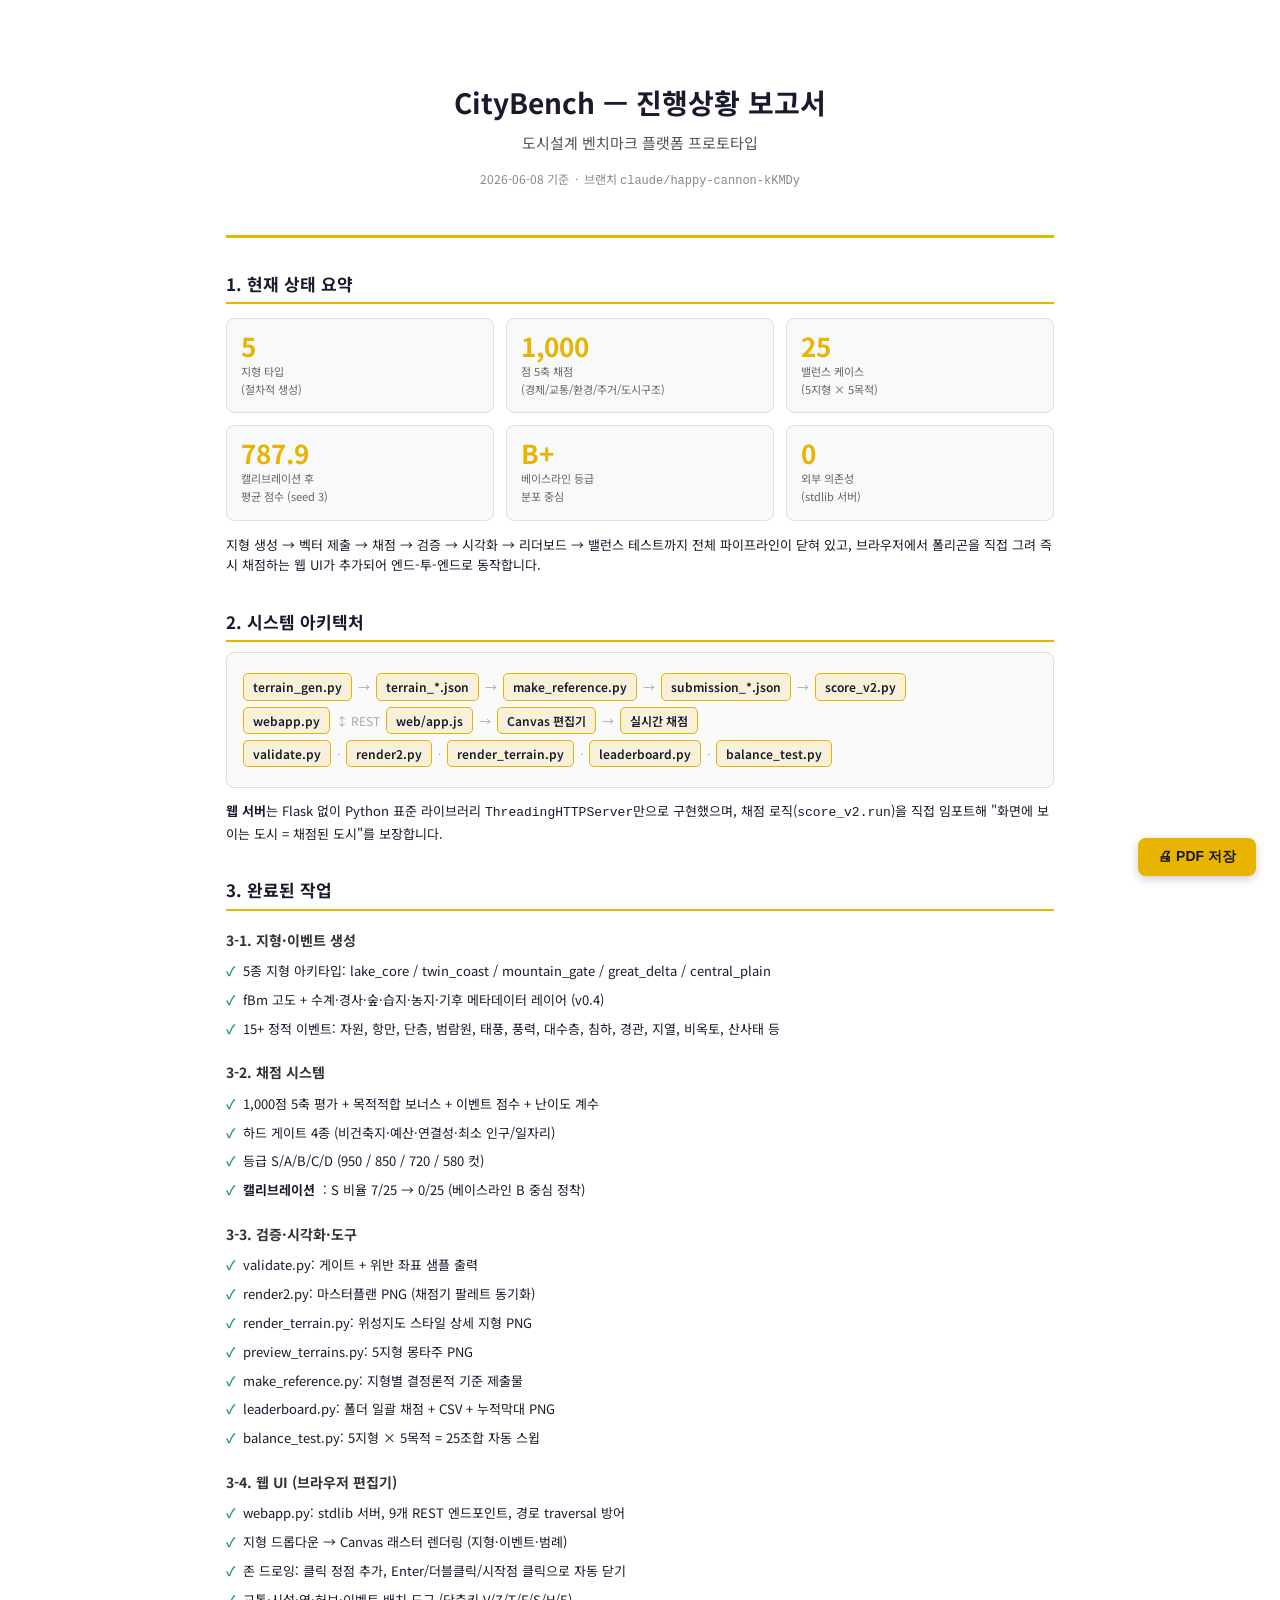
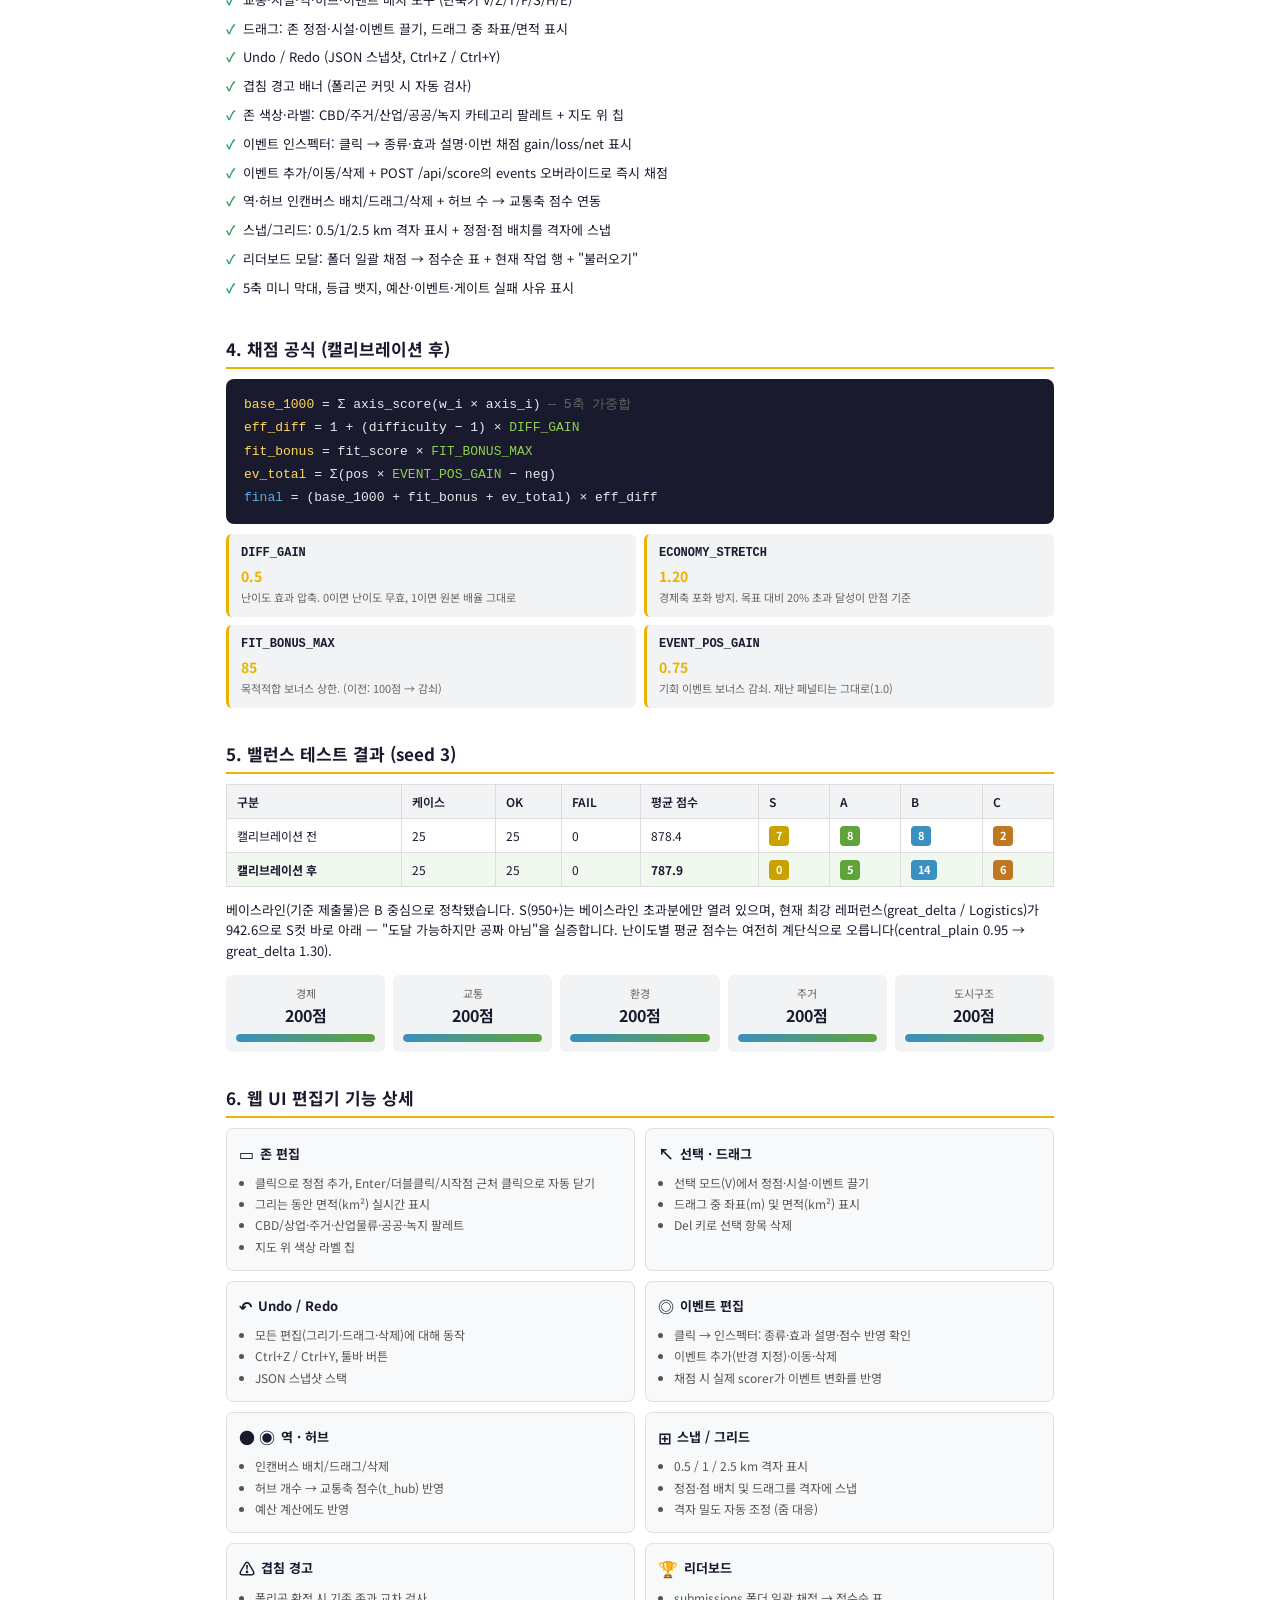
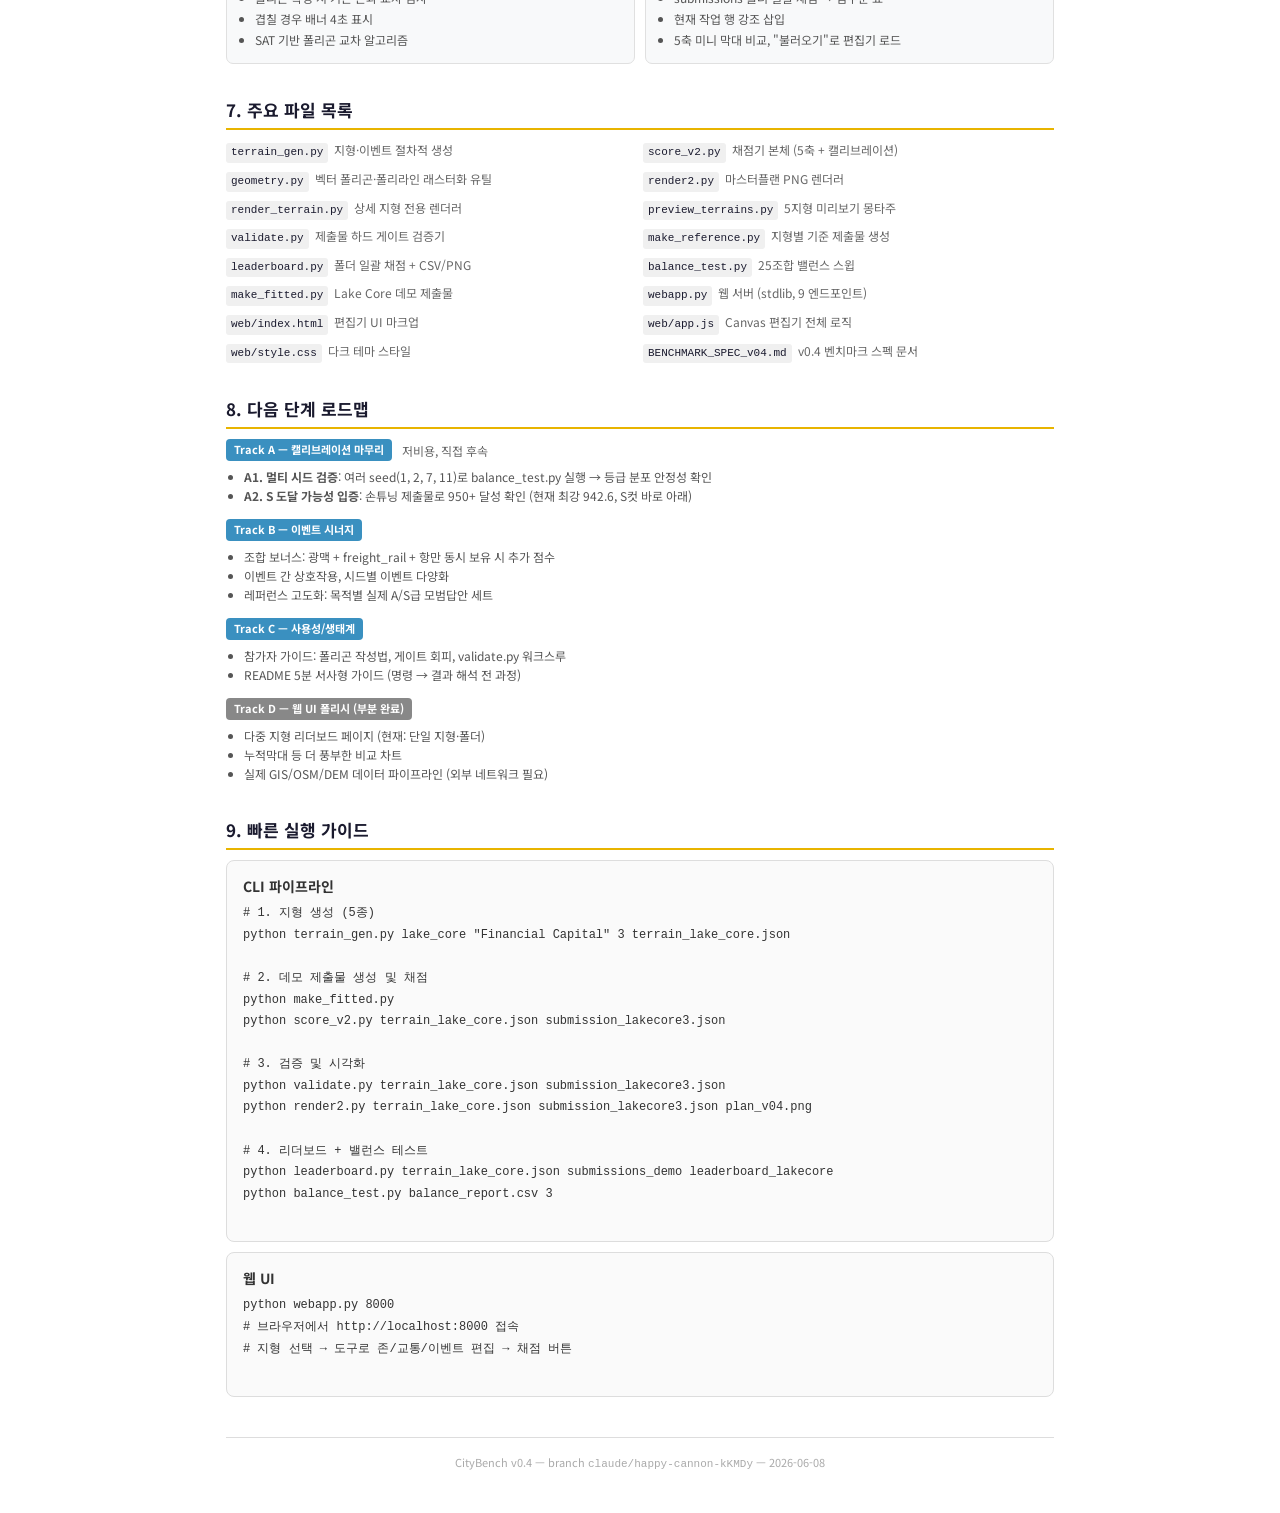
<file: progress_report.html>
<!DOCTYPE html>
<html lang="ko">
<head>
<meta charset="utf-8">
<title>CityBench — 진행상황 보고서 2026-06-08</title>
<style>
  @import url('https://fonts.googleapis.com/css2?family=Noto+Sans+KR:wght@400;600;700&display=swap');
  * { box-sizing: border-box; }
  body {
    font-family: "Noto Sans KR", "Malgun Gothic", system-ui, sans-serif;
    font-size: 13px; line-height: 1.6; color: #1a1a2e;
    max-width: 900px; margin: 0 auto; padding: 40px 36px;
    background: #fff;
  }
  @media print {
    body { padding: 20px 28px; }
    .no-print { display: none; }
    .page-break { page-break-before: always; }
  }

  /* ── header ── */
  .cover { text-align: center; padding: 40px 0 32px; border-bottom: 3px solid #e8b400; margin-bottom: 32px; }
  .cover h1 { font-size: 28px; font-weight: 700; color: #1a1a2e; margin: 0 0 6px; }
  .cover .sub { font-size: 15px; color: #555; margin: 0; }
  .cover .meta { font-size: 12px; color: #888; margin-top: 14px; }

  /* ── sections ── */
  h2 { font-size: 17px; font-weight: 700; color: #1a1a2e; margin: 32px 0 10px;
       padding-bottom: 5px; border-bottom: 2px solid #e8b400; }
  h3 { font-size: 14px; font-weight: 700; color: #333; margin: 18px 0 6px; }

  /* ── checklist ── */
  .check-list { list-style: none; padding: 0; margin: 0; }
  .check-list li { display: flex; gap: 8px; padding: 4px 0; font-size: 13px; }
  .check-list li::before { content: "✓"; color: #2d9e5f; font-weight: 700; flex-shrink: 0; }
  .check-list li.todo::before { content: "○"; color: #bbb; }

  /* ── cards ── */
  .cards { display: grid; grid-template-columns: repeat(3, 1fr); gap: 12px; margin: 14px 0; }
  .card { background: #f8f9fa; border: 1px solid #e0e0e0; border-radius: 8px; padding: 14px; }
  .card .num { font-size: 26px; font-weight: 700; color: #e8b400; line-height: 1; }
  .card .lbl { font-size: 11px; color: #666; margin-top: 4px; }

  /* ── score table ── */
  table { width: 100%; border-collapse: collapse; font-size: 12px; margin: 10px 0; }
  th { background: #f2f3f5; font-weight: 600; padding: 7px 10px; text-align: left;
       border: 1px solid #ddd; }
  td { padding: 6px 10px; border: 1px solid #ddd; vertical-align: middle; }
  tr:nth-child(even) { background: #fafafa; }
  .grade { display: inline-block; font-size: 11px; font-weight: 700; color: #fff;
           border-radius: 4px; padding: 1px 7px; }
  .grade.S { background: #c9a200; } .grade.A { background: #5fa33a; }
  .grade.B { background: #3a90c0; } .grade.C { background: #c07820; }
  .grade.D { background: #c05030; }

  /* ── bar ── */
  .bar-wrap { background: #e8e8e8; border-radius: 4px; height: 8px; overflow: hidden; margin-top: 3px; }
  .bar-inner { height: 100%; background: linear-gradient(90deg, #3a90c0, #5fa33a); border-radius: 4px; }

  /* ── axis panel ── */
  .axis-grid { display: grid; grid-template-columns: repeat(5, 1fr); gap: 8px; margin: 10px 0; }
  .axis-cell { background: #f2f3f5; border-radius: 6px; padding: 10px; text-align: center; }
  .axis-cell .name { font-size: 11px; color: #666; }
  .axis-cell .max  { font-size: 16px; font-weight: 700; color: #1a1a2e; }

  /* ── architecture ── */
  .arch-box { border: 1px solid #ddd; border-radius: 8px; padding: 14px 16px; background: #fafafa; margin: 10px 0; }
  .arch-box code { font-size: 11px; background: #f0f0f0; border-radius: 3px; padding: 1px 4px; }
  .flow { display: flex; flex-wrap: wrap; align-items: center; gap: 6px; font-size: 12px; margin: 6px 0; }
  .flow .step { background: #e8b40022; border: 1px solid #e8b400; border-radius: 5px; padding: 3px 9px; font-weight: 600; }
  .flow .arrow { color: #aaa; }

  /* ── calibration ── */
  .knob-grid { display: grid; grid-template-columns: repeat(2, 1fr); gap: 8px; margin: 10px 0; }
  .knob { background: #f2f3f5; border-radius: 6px; padding: 10px 12px; border-left: 3px solid #e8b400; }
  .knob .name { font-size: 12px; font-weight: 700; font-family: monospace; color: #1a1a2e; }
  .knob .val { font-size: 14px; font-weight: 700; color: #e8b400; margin: 2px 0; }
  .knob .desc { font-size: 11px; color: #666; }

  /* ── web ui features ── */
  .feature-grid { display: grid; grid-template-columns: repeat(2, 1fr); gap: 10px; margin: 10px 0; }
  .feature { background: #f8f9fa; border: 1px solid #e0e0e0; border-radius: 7px; padding: 12px; }
  .feature h4 { margin: 0 0 6px; font-size: 13px; color: #1a1a2e; display: flex; gap: 6px; align-items: center; }
  .feature h4 .icon { font-size: 16px; }
  .feature ul { margin: 0; padding-left: 16px; font-size: 12px; color: #555; }
  .feature ul li { margin-bottom: 2px; }

  /* ── file list ── */
  .file-list { display: grid; grid-template-columns: repeat(2, 1fr); gap: 6px; margin: 8px 0; }
  .file-item { font-size: 12px; display: flex; gap: 6px; align-items: baseline; }
  .file-item code { font-size: 11px; background: #f0f0f0; border-radius: 3px; padding: 1px 5px; white-space: nowrap; }
  .file-item span { color: #666; }

  /* ── roadmap ── */
  .track { margin-bottom: 14px; }
  .track-head { display: flex; gap: 10px; align-items: center; margin-bottom: 6px; }
  .track-head .tag { font-size: 11px; font-weight: 700; padding: 2px 8px; border-radius: 4px; color: #fff; }
  .tag.now  { background: #2d9e5f; }
  .tag.next { background: #3a90c0; }
  .tag.later{ background: #888; }
  .track ul { margin: 0; padding-left: 18px; font-size: 12px; color: #555; }

  /* ── formula ── */
  .formula { background: #1a1a2e; color: #e6e9ee; border-radius: 8px; padding: 14px 18px;
             font-family: monospace; font-size: 13px; line-height: 1.8; margin: 10px 0; }
  .formula .c { color: #ffd95a; }
  .formula .v { color: #8fd14f; }
  .formula .n { color: #5ab0e0; }

  /* ── print btn ── */
  .print-btn { position: fixed; bottom: 24px; right: 24px; background: #e8b400; color: #1a1a2e;
               border: none; border-radius: 8px; padding: 10px 20px; font-size: 14px; font-weight: 700;
               cursor: pointer; box-shadow: 0 3px 10px #0003; }
  .print-btn:hover { background: #c9a200; }
</style>
</head>
<body>

<button class="print-btn no-print" onclick="window.print()">🖨 PDF 저장</button>

<!-- ───────────────────────────────── COVER ───────────────────────────────── -->
<div class="cover">
  <h1>CityBench — 진행상황 보고서</h1>
  <p class="sub">도시설계 벤치마크 플랫폼 프로토타입</p>
  <p class="meta">2026-06-08 기준 &nbsp;·&nbsp; 브랜치 <code>claude/happy-cannon-kKMDy</code></p>
</div>

<!-- ───────────────────────────── 1. 한눈에 보기 ─────────────────────────── -->
<h2>1. 현재 상태 요약</h2>

<div class="cards">
  <div class="card">
    <div class="num">5</div>
    <div class="lbl">지형 타입<br>(절차적 생성)</div>
  </div>
  <div class="card">
    <div class="num">1,000</div>
    <div class="lbl">점 5축 채점<br>(경제/교통/환경/주거/도시구조)</div>
  </div>
  <div class="card">
    <div class="num">25</div>
    <div class="lbl">밸런스 케이스<br>(5지형 × 5목적)</div>
  </div>
  <div class="card">
    <div class="num">787.9</div>
    <div class="lbl">캘리브레이션 후<br>평균 점수 (seed 3)</div>
  </div>
  <div class="card">
    <div class="num">B+</div>
    <div class="lbl">베이스라인 등급<br>분포 중심</div>
  </div>
  <div class="card">
    <div class="num">0</div>
    <div class="lbl">외부 의존성<br>(stdlib 서버)</div>
  </div>
</div>

<p>지형 생성 → 벡터 제출 → 채점 → 검증 → 시각화 → 리더보드 → 밸런스 테스트까지
전체 파이프라인이 닫혀 있고, 브라우저에서 폴리곤을 직접 그려 즉시 채점하는
웹 UI가 추가되어 엔드-투-엔드로 동작합니다.</p>

<!-- ───────────────────────────── 2. 아키텍처 ────────────────────────────── -->
<h2>2. 시스템 아키텍처</h2>

<div class="arch-box">
  <div class="flow">
    <span class="step">terrain_gen.py</span>
    <span class="arrow">→</span>
    <span class="step">terrain_*.json</span>
    <span class="arrow">→</span>
    <span class="step">make_reference.py</span>
    <span class="arrow">→</span>
    <span class="step">submission_*.json</span>
    <span class="arrow">→</span>
    <span class="step">score_v2.py</span>
  </div>
  <div class="flow">
    <span class="step">webapp.py</span>
    <span class="arrow">↕ REST</span>
    <span class="step">web/app.js</span>
    <span class="arrow">→</span>
    <span class="step">Canvas 편집기</span>
    <span class="arrow">→</span>
    <span class="step">실시간 채점</span>
  </div>
  <div class="flow">
    <span class="step">validate.py</span>
    <span class="arrow">·</span>
    <span class="step">render2.py</span>
    <span class="arrow">·</span>
    <span class="step">render_terrain.py</span>
    <span class="arrow">·</span>
    <span class="step">leaderboard.py</span>
    <span class="arrow">·</span>
    <span class="step">balance_test.py</span>
  </div>
</div>

<p><strong>웹 서버</strong>는 Flask 없이 Python 표준 라이브러리 <code>ThreadingHTTPServer</code>만으로 구현했으며,
채점 로직(<code>score_v2.run</code>)을 직접 임포트해 "화면에 보이는 도시 = 채점된 도시"를 보장합니다.</p>

<!-- ────────────────────────── 3. 완료된 작업 ─────────────────────────────── -->
<h2>3. 완료된 작업</h2>

<h3>3-1. 지형·이벤트 생성</h3>
<ul class="check-list">
  <li>5종 지형 아키타입: lake_core / twin_coast / mountain_gate / great_delta / central_plain</li>
  <li>fBm 고도 + 수계·경사·숲·습지·농지·기후 메타데이터 레이어 (v0.4)</li>
  <li>15+ 정적 이벤트: 자원, 항만, 단층, 범람원, 태풍, 풍력, 대수층, 침하, 경관, 지열, 비옥토, 산사태 등</li>
</ul>

<h3>3-2. 채점 시스템</h3>
<ul class="check-list">
  <li>1,000점 5축 평가 + 목적적합 보너스 + 이벤트 점수 + 난이도 계수</li>
  <li>하드 게이트 4종 (비건축지·예산·연결성·최소 인구/일자리)</li>
  <li>등급 S/A/B/C/D (950 / 850 / 720 / 580 컷)</li>
  <li><strong>캘리브레이션</strong>: S 비율 7/25 → 0/25 (베이스라인 B 중심 정착)</li>
</ul>

<h3>3-3. 검증·시각화·도구</h3>
<ul class="check-list">
  <li>validate.py: 게이트 + 위반 좌표 샘플 출력</li>
  <li>render2.py: 마스터플랜 PNG (채점기 팔레트 동기화)</li>
  <li>render_terrain.py: 위성지도 스타일 상세 지형 PNG</li>
  <li>preview_terrains.py: 5지형 몽타주 PNG</li>
  <li>make_reference.py: 지형별 결정론적 기준 제출물</li>
  <li>leaderboard.py: 폴더 일괄 채점 + CSV + 누적막대 PNG</li>
  <li>balance_test.py: 5지형 × 5목적 = 25조합 자동 스윕</li>
</ul>

<h3>3-4. 웹 UI (브라우저 편집기)</h3>
<ul class="check-list">
  <li>webapp.py: stdlib 서버, 9개 REST 엔드포인트, 경로 traversal 방어</li>
  <li>지형 드롭다운 → Canvas 래스터 렌더링 (지형·이벤트·범례)</li>
  <li>존 드로잉: 클릭 정점 추가, Enter/더블클릭/시작점 클릭으로 자동 닫기</li>
  <li>교통·시설·역·허브·이벤트 배치 도구 (단축키 V/Z/T/F/S/H/E)</li>
  <li>드래그: 존 정점·시설·이벤트 끌기, 드래그 중 좌표/면적 표시</li>
  <li>Undo / Redo (JSON 스냅샷, Ctrl+Z / Ctrl+Y)</li>
  <li>겹침 경고 배너 (폴리곤 커밋 시 자동 검사)</li>
  <li>존 색상·라벨: CBD/주거/산업/공공/녹지 카테고리 팔레트 + 지도 위 칩</li>
  <li>이벤트 인스펙터: 클릭 → 종류·효과 설명·이번 채점 gain/loss/net 표시</li>
  <li>이벤트 추가/이동/삭제 + POST /api/score의 events 오버라이드로 즉시 채점</li>
  <li>역·허브 인캔버스 배치/드래그/삭제 + 허브 수 → 교통축 점수 연동</li>
  <li>스냅/그리드: 0.5/1/2.5 km 격자 표시 + 정점·점 배치를 격자에 스냅</li>
  <li>리더보드 모달: 폴더 일괄 채점 → 점수순 표 + 현재 작업 행 + "불러오기"</li>
  <li>5축 미니 막대, 등급 뱃지, 예산·이벤트·게이트 실패 사유 표시</li>
</ul>

<!-- ─────────────────────────── 4. 채점 공식 ──────────────────────────────── -->
<h2>4. 채점 공식 (캘리브레이션 후)</h2>

<div class="formula">
  <span class="c">base_1000</span> = Σ axis_score(w_i × axis_i)  <span style="color:#666">— 5축 가중합</span><br>
  <span class="c">eff_diff</span>  = 1 + (difficulty − 1) × <span class="v">DIFF_GAIN</span><br>
  <span class="c">fit_bonus</span> = fit_score × <span class="v">FIT_BONUS_MAX</span><br>
  <span class="c">ev_total</span>  = Σ(pos × <span class="v">EVENT_POS_GAIN</span> − neg)<br>
  <span class="n">final</span>     = (base_1000 + fit_bonus + ev_total) × eff_diff
</div>

<div class="knob-grid">
  <div class="knob">
    <div class="name">DIFF_GAIN</div>
    <div class="val">0.5</div>
    <div class="desc">난이도 효과 압축. 0이면 난이도 무효, 1이면 원본 배율 그대로</div>
  </div>
  <div class="knob">
    <div class="name">ECONOMY_STRETCH</div>
    <div class="val">1.20</div>
    <div class="desc">경제축 포화 방지. 목표 대비 20% 초과 달성이 만점 기준</div>
  </div>
  <div class="knob">
    <div class="name">FIT_BONUS_MAX</div>
    <div class="val">85</div>
    <div class="desc">목적적합 보너스 상한. (이전: 100점 → 감쇠)</div>
  </div>
  <div class="knob">
    <div class="name">EVENT_POS_GAIN</div>
    <div class="val">0.75</div>
    <div class="desc">기회 이벤트 보너스 감쇠. 재난 페널티는 그대로(1.0)</div>
  </div>
</div>

<!-- ──────────────────────── 5. 밸런스 테스트 결과 ───────────────────────── -->
<h2>5. 밸런스 테스트 결과 (seed 3)</h2>

<table>
  <thead>
    <tr>
      <th>구분</th><th>케이스</th><th>OK</th><th>FAIL</th>
      <th>평균 점수</th><th>S</th><th>A</th><th>B</th><th>C</th>
    </tr>
  </thead>
  <tbody>
    <tr>
      <td>캘리브레이션 전</td><td>25</td><td>25</td><td>0</td>
      <td>878.4</td>
      <td><span class="grade S">7</span></td>
      <td><span class="grade A">8</span></td>
      <td><span class="grade B">8</span></td>
      <td><span class="grade C">2</span></td>
    </tr>
    <tr style="background:#f0f8f0">
      <td><strong>캘리브레이션 후</strong></td><td>25</td><td>25</td><td>0</td>
      <td><strong>787.9</strong></td>
      <td><span class="grade S">0</span></td>
      <td><span class="grade A">5</span></td>
      <td><span class="grade B">14</span></td>
      <td><span class="grade C">6</span></td>
    </tr>
  </tbody>
</table>

<p>베이스라인(기준 제출물)은 B 중심으로 정착됐습니다.
S(950+)는 베이스라인 초과분에만 열려 있으며, 현재 최강 레퍼런스(great_delta / Logistics)가
942.6으로 S컷 바로 아래 — "도달 가능하지만 공짜 아님"을 실증합니다.
난이도별 평균 점수는 여전히 계단식으로 오릅니다(central_plain 0.95 → great_delta 1.30).</p>

<div class="axis-grid">
  <div class="axis-cell">
    <div class="name">경제</div>
    <div class="max">200점</div>
    <div class="bar-wrap" style="margin-top:6px"><div class="bar-inner" style="width:100%"></div></div>
  </div>
  <div class="axis-cell">
    <div class="name">교통</div>
    <div class="max">200점</div>
    <div class="bar-wrap" style="margin-top:6px"><div class="bar-inner" style="width:100%"></div></div>
  </div>
  <div class="axis-cell">
    <div class="name">환경</div>
    <div class="max">200점</div>
    <div class="bar-wrap" style="margin-top:6px"><div class="bar-inner" style="width:100%"></div></div>
  </div>
  <div class="axis-cell">
    <div class="name">주거</div>
    <div class="max">200점</div>
    <div class="bar-wrap" style="margin-top:6px"><div class="bar-inner" style="width:100%"></div></div>
  </div>
  <div class="axis-cell">
    <div class="name">도시구조</div>
    <div class="max">200점</div>
    <div class="bar-wrap" style="margin-top:6px"><div class="bar-inner" style="width:100%"></div></div>
  </div>
</div>

<!-- ─────────────────────────── 6. 웹 UI 기능 ─────────────────────────────── -->
<div class="page-break"></div>
<h2>6. 웹 UI 편집기 기능 상세</h2>

<div class="feature-grid">
  <div class="feature">
    <h4><span class="icon">▭</span> 존 편집</h4>
    <ul>
      <li>클릭으로 정점 추가, Enter/더블클릭/시작점 근처 클릭으로 자동 닫기</li>
      <li>그리는 동안 면적(km²) 실시간 표시</li>
      <li>CBD/상업·주거·산업물류·공공·녹지 팔레트</li>
      <li>지도 위 색상 라벨 칩</li>
    </ul>
  </div>
  <div class="feature">
    <h4><span class="icon">↖</span> 선택 · 드래그</h4>
    <ul>
      <li>선택 모드(V)에서 정점·시설·이벤트 끌기</li>
      <li>드래그 중 좌표(m) 및 면적(km²) 표시</li>
      <li>Del 키로 선택 항목 삭제</li>
    </ul>
  </div>
  <div class="feature">
    <h4><span class="icon">↶</span> Undo / Redo</h4>
    <ul>
      <li>모든 편집(그리기·드래그·삭제)에 대해 동작</li>
      <li>Ctrl+Z / Ctrl+Y, 툴바 버튼</li>
      <li>JSON 스냅샷 스택</li>
    </ul>
  </div>
  <div class="feature">
    <h4><span class="icon">◎</span> 이벤트 편집</h4>
    <ul>
      <li>클릭 → 인스펙터: 종류·효과 설명·점수 반영 확인</li>
      <li>이벤트 추가(반경 지정)·이동·삭제</li>
      <li>채점 시 실제 scorer가 이벤트 변화를 반영</li>
    </ul>
  </div>
  <div class="feature">
    <h4><span class="icon">● ◉</span> 역 · 허브</h4>
    <ul>
      <li>인캔버스 배치/드래그/삭제</li>
      <li>허브 개수 → 교통축 점수(t_hub) 반영</li>
      <li>예산 계산에도 반영</li>
    </ul>
  </div>
  <div class="feature">
    <h4><span class="icon">⊞</span> 스냅 / 그리드</h4>
    <ul>
      <li>0.5 / 1 / 2.5 km 격자 표시</li>
      <li>정점·점 배치 및 드래그를 격자에 스냅</li>
      <li>격자 밀도 자동 조정 (줌 대응)</li>
    </ul>
  </div>
  <div class="feature">
    <h4><span class="icon">⚠</span> 겹침 경고</h4>
    <ul>
      <li>폴리곤 확정 시 기존 존과 교차 검사</li>
      <li>겹칠 경우 배너 4초 표시</li>
      <li>SAT 기반 폴리곤 교차 알고리즘</li>
    </ul>
  </div>
  <div class="feature">
    <h4><span class="icon">🏆</span> 리더보드</h4>
    <ul>
      <li>submissions 폴더 일괄 채점 → 점수순 표</li>
      <li>현재 작업 행 강조 삽입</li>
      <li>5축 미니 막대 비교, "불러오기"로 편집기 로드</li>
    </ul>
  </div>
</div>

<!-- ─────────────────────────── 7. 주요 파일 ──────────────────────────────── -->
<h2>7. 주요 파일 목록</h2>

<div class="file-list">
  <div class="file-item"><code>terrain_gen.py</code><span>지형·이벤트 절차적 생성</span></div>
  <div class="file-item"><code>score_v2.py</code><span>채점기 본체 (5축 + 캘리브레이션)</span></div>
  <div class="file-item"><code>geometry.py</code><span>벡터 폴리곤·폴리라인 래스터화 유틸</span></div>
  <div class="file-item"><code>render2.py</code><span>마스터플랜 PNG 렌더러</span></div>
  <div class="file-item"><code>render_terrain.py</code><span>상세 지형 전용 렌더러</span></div>
  <div class="file-item"><code>preview_terrains.py</code><span>5지형 미리보기 몽타주</span></div>
  <div class="file-item"><code>validate.py</code><span>제출물 하드 게이트 검증기</span></div>
  <div class="file-item"><code>make_reference.py</code><span>지형별 기준 제출물 생성</span></div>
  <div class="file-item"><code>leaderboard.py</code><span>폴더 일괄 채점 + CSV/PNG</span></div>
  <div class="file-item"><code>balance_test.py</code><span>25조합 밸런스 스윕</span></div>
  <div class="file-item"><code>make_fitted.py</code><span>Lake Core 데모 제출물</span></div>
  <div class="file-item"><code>webapp.py</code><span>웹 서버 (stdlib, 9 엔드포인트)</span></div>
  <div class="file-item"><code>web/index.html</code><span>편집기 UI 마크업</span></div>
  <div class="file-item"><code>web/app.js</code><span>Canvas 편집기 전체 로직</span></div>
  <div class="file-item"><code>web/style.css</code><span>다크 테마 스타일</span></div>
  <div class="file-item"><code>BENCHMARK_SPEC_v04.md</code><span>v0.4 벤치마크 스펙 문서</span></div>
</div>

<!-- ──────────────────────────── 8. 로드맵 ───────────────────────────────── -->
<h2>8. 다음 단계 로드맵</h2>

<div class="track">
  <div class="track-head">
    <span class="tag next">Track A — 캘리브레이션 마무리</span>
    <span style="font-size:12px;color:#666">저비용, 직접 후속</span>
  </div>
  <ul>
    <li><strong>A1. 멀티 시드 검증</strong>: 여러 seed(1, 2, 7, 11)로 balance_test.py 실행 → 등급 분포 안정성 확인</li>
    <li><strong>A2. S 도달 가능성 입증</strong>: 손튜닝 제출물로 950+ 달성 확인 (현재 최강 942.6, S컷 바로 아래)</li>
  </ul>
</div>

<div class="track">
  <div class="track-head">
    <span class="tag next">Track B — 이벤트 시너지</span>
  </div>
  <ul>
    <li>조합 보너스: 광맥 + freight_rail + 항만 동시 보유 시 추가 점수</li>
    <li>이벤트 간 상호작용, 시드별 이벤트 다양화</li>
    <li>레퍼런스 고도화: 목적별 실제 A/S급 모범답안 세트</li>
  </ul>
</div>

<div class="track">
  <div class="track-head">
    <span class="tag next">Track C — 사용성/생태계</span>
  </div>
  <ul>
    <li>참가자 가이드: 폴리곤 작성법, 게이트 회피, validate.py 워크스루</li>
    <li>README 5분 서사형 가이드 (명령 → 결과 해석 전 과정)</li>
  </ul>
</div>

<div class="track">
  <div class="track-head">
    <span class="tag later">Track D — 웹 UI 폴리시 (부분 완료)</span>
  </div>
  <ul>
    <li>다중 지형 리더보드 페이지 (현재: 단일 지형·폴더)</li>
    <li>누적막대 등 더 풍부한 비교 차트</li>
    <li>실제 GIS/OSM/DEM 데이터 파이프라인 (외부 네트워크 필요)</li>
  </ul>
</div>

<!-- ──────────────────────────── 9. 실행 가이드 ──────────────────────────── -->
<h2>9. 빠른 실행 가이드</h2>

<div class="arch-box">
  <h3 style="margin-top:0">CLI 파이프라인</h3>
  <pre style="font-size:12px;line-height:1.8;margin:0;color:#333">
# 1. 지형 생성 (5종)
python terrain_gen.py lake_core "Financial Capital" 3 terrain_lake_core.json

# 2. 데모 제출물 생성 및 채점
python make_fitted.py
python score_v2.py terrain_lake_core.json submission_lakecore3.json

# 3. 검증 및 시각화
python validate.py terrain_lake_core.json submission_lakecore3.json
python render2.py terrain_lake_core.json submission_lakecore3.json plan_v04.png

# 4. 리더보드 + 밸런스 테스트
python leaderboard.py terrain_lake_core.json submissions_demo leaderboard_lakecore
python balance_test.py balance_report.csv 3
  </pre>
</div>

<div class="arch-box">
  <h3 style="margin-top:0">웹 UI</h3>
  <pre style="font-size:12px;line-height:1.8;margin:0;color:#333">
python webapp.py 8000
# 브라우저에서 http://localhost:8000 접속
# 지형 선택 → 도구로 존/교통/이벤트 편집 → 채점 버튼
  </pre>
</div>

<!-- ────────────────────────── footer ──────────────────────────────────────── -->
<hr style="margin:40px 0 16px;border:none;border-top:1px solid #ddd">
<p style="font-size:11px;color:#aaa;text-align:center">
  CityBench v0.4 — branch <code>claude/happy-cannon-kKMDy</code> — 2026-06-08
</p>

</body>
</html>
</file>
